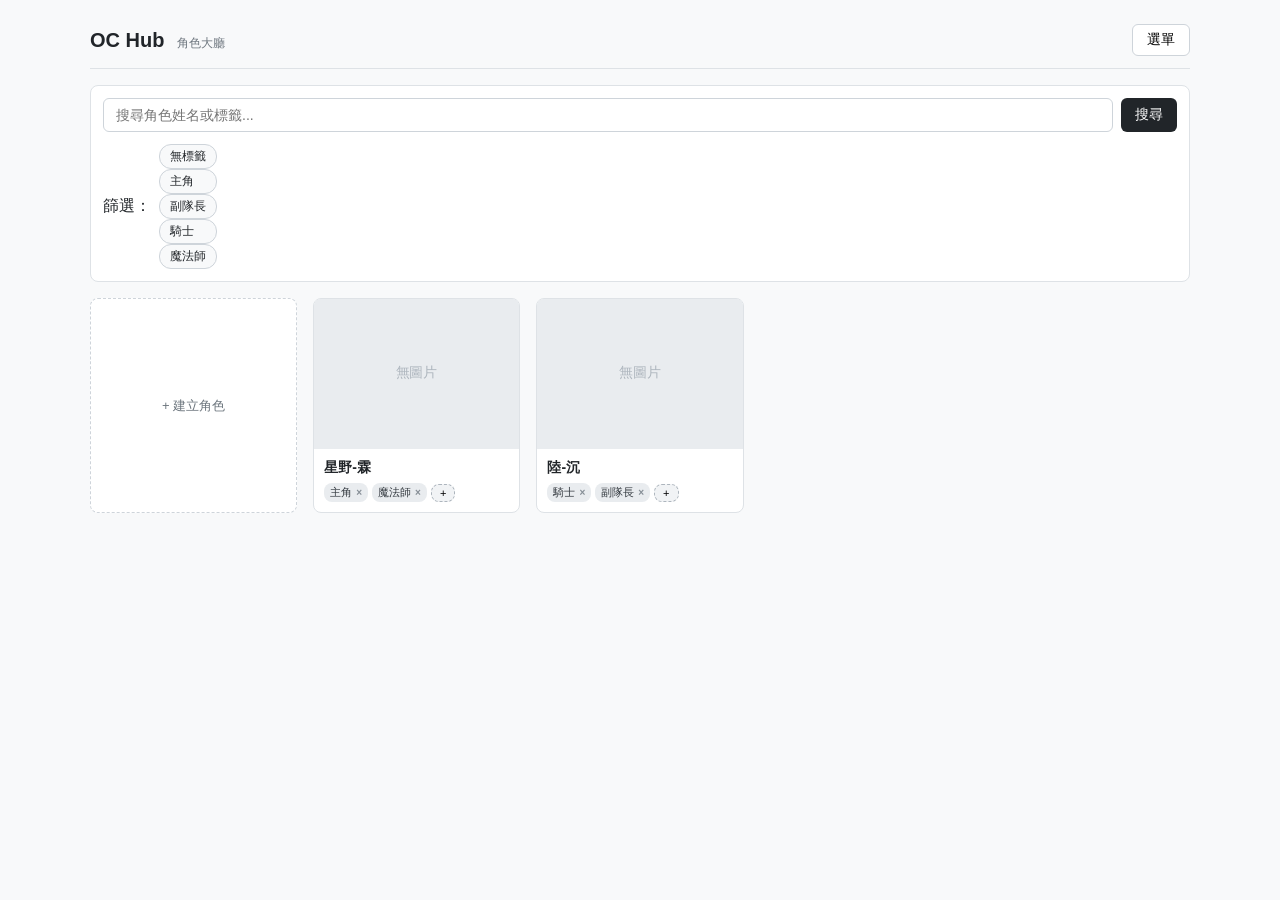
<file: index.html>
<!DOCTYPE html>
<html lang="zh-TW">

<head>
    <meta charset="UTF-8">
    <meta name="viewport" content="width=device-width, initial-scale=1.0">
    <title>OC Hub - 角色大廳</title>
    <link rel="stylesheet" href="style.css">
</head>

<body>
    <div class="app-container">

        <header class="main-header">
            <div class="brand">
                <h1>OC Hub</h1>
                <span class="subtitle">角色大廳</span>
            </div>

            <div class="menu-dropdown-container">
                <button class="menu-btn" onclick="toggleMenu()">選單</button>

                <div id="dropdownMenu" class="dropdown-content">
                    <a href="index.html">角色大廳</a>
                    <a href="matrix.html">雙軸座標圖</a>
                    <a href="relation.html">角色關係圖</a>
                    <a href="radar.html">能力雷達圖</a>
                    <a href="#" onclick="resetToDefaultData(); return false;"
                        style="color:#dc3545; border-top:1px solid #eee;">
                        🔄 重置為開頁預設值
                    </a>
                </div>
            </div>
        </header>

        <section class="toolbar">
            <div class="search-box">
                <input type="text" id="searchInput" placeholder="搜尋角色姓名或標籤..."
                    onkeydown="if(event.key==='Enter') renderHall()">
                <button class="btn btn-search" onclick="renderHall()">搜尋</button>
            </div>

            <div class="tags-filter-bar">
                <span class="filter-label">篩選：</span>
                <div id="tagFilterList" class="tag-filter-list"></div>
            </div>
        </section>

        <section class="card-grid" id="characterGrid"></section>

    </div>

    <template id="characterCardTemplate">
        <div class="card">

            <div class="card-avatar-wrapper">
                <img class="card-avatar" alt="頭像">
            </div>

            <div class="card-body">

                <div class="card-title"></div>

                <div class="card-tags">
                    <div class="tag-add-btn-wrapper" onclick="event.stopPropagation();">
                        <button class="tag-add-btn">+</button>

                        <div class="tag-select-menu">
                            <input type="text" placeholder="搜尋或輸入新標籤..." class="tag-menu-input">

                            <div class="tag-options-list"></div>
                        </div>
                    </div>
                </div>

            </div>
        </div>
    </template>

    <script src="shared.js"></script>
    <script src="hall.js"></script>
</body>

</html>
</file>
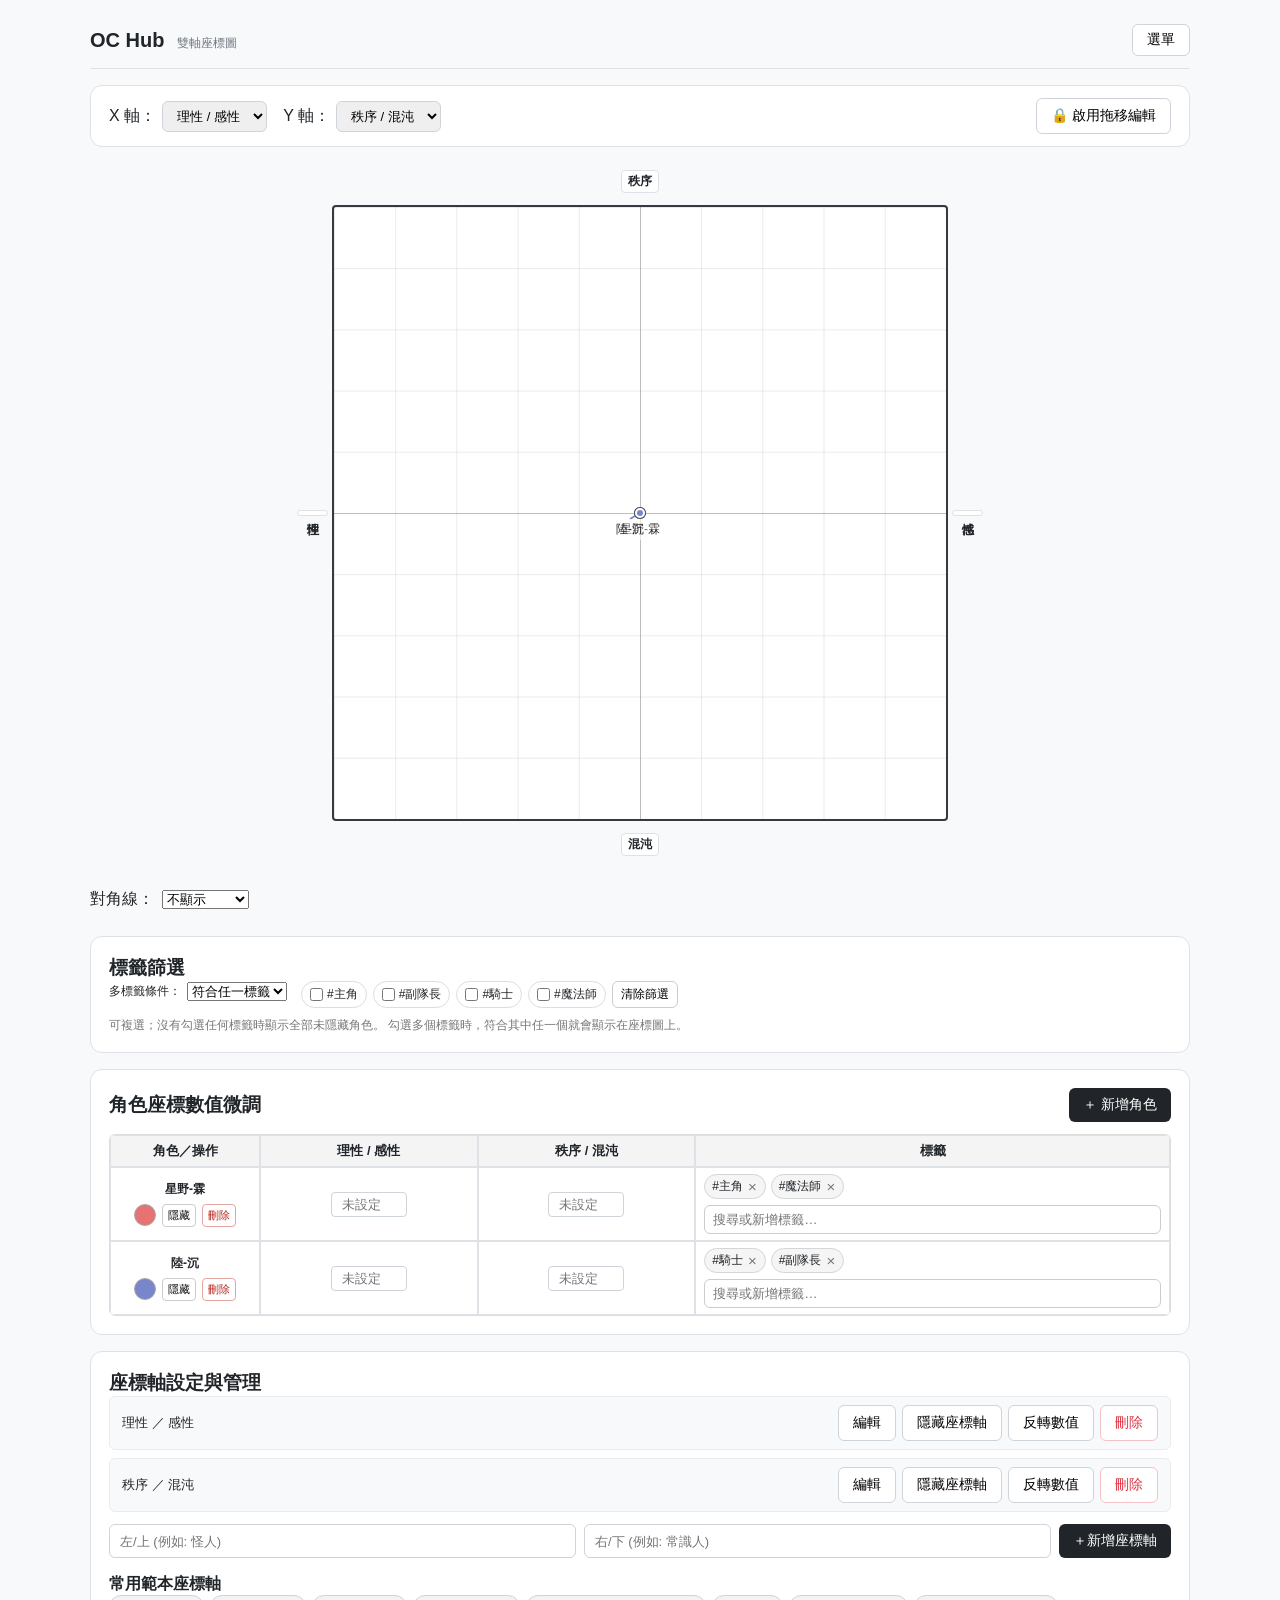
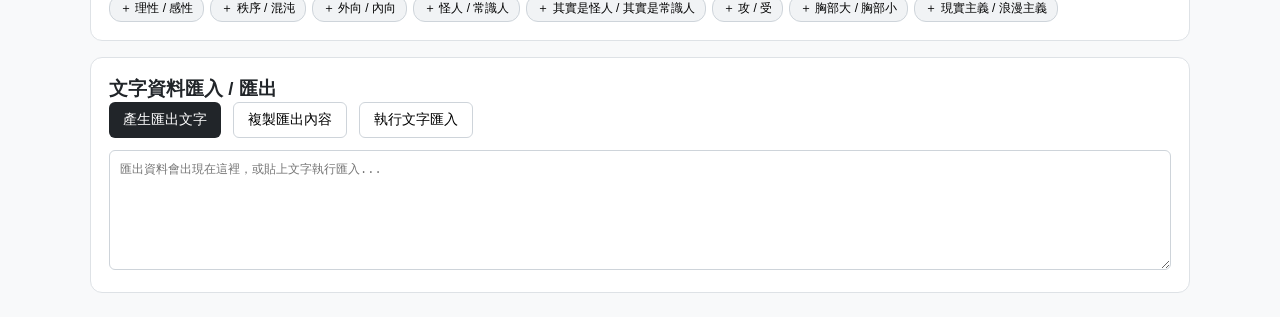
<file: matrix.html>
<!DOCTYPE html>
<html lang="zh-TW">

<head>
    <meta charset="UTF-8">
    <meta name="viewport" content="width=device-width, initial-scale=1.0">
    <title>OC Hub - 雙軸座標圖</title>
    <link rel="stylesheet" href="style.css">
</head>

<body>
    <div class="app-container">

        <header class="main-header">
            <div class="brand">
                <h1>OC Hub</h1>
                <span class="subtitle">雙軸座標圖</span>
            </div>

            <div class="menu-dropdown-container">
                <button class="menu-btn" onclick="toggleMenu()">選單</button>

                <div id="dropdownMenu" class="dropdown-content">
                    <a href="index.html">角色大廳</a>
                    <a href="matrix.html">雙軸座標圖</a>
                    <a href="relation.html">角色關係圖</a>
                    <a href="radar.html">能力雷達圖</a>

                    <a href="#" onclick="resetToDefaultData(); return false;"
                        style="color:#dc3545; border-top:1px solid #eee;">
                        🔄 重置為開頁預設值
                    </a>
                </div>
            </div>
        </header>

        <div class="matrix-layout">

            <div class="matrix-top-bar">

                <div class="matrix-axis-selects">

                    <div class="axis-select-group">
                        <label>X 軸：</label>
                        <select id="matrixXAxisSelect" onchange="changeMatrixAxis('x', this.value)"></select>
                    </div>

                    <div class="axis-select-group">
                        <label>Y 軸：</label>
                        <select id="matrixYAxisSelect" onchange="changeMatrixAxis('y', this.value)"></select>
                    </div>

                </div>

                <button id="dragLockBtn" class="btn" onclick="toggleMatrixDragLock()">
                    🔒 啟用拖移編輯
                </button>

            </div>

            <div class="chart-area">

                <div class="chart-wrapper">

                    <div class="axis-label axis-top" id="topLabel">
                        上
                    </div>

                    <div class="axis-label axis-bottom" id="bottomLabel">
                        下
                    </div>

                    <div class="axis-label axis-left" id="leftLabel">
                        左
                    </div>

                    <div class="axis-label axis-right" id="rightLabel">
                        右
                    </div>

                    <div class="chart" id="chartCanvas"></div>

                </div>

            </div>
            <div class="matrix-section-card" id="matrixTagFilterPanel">
                <h3>標籤篩選</h3>
                <div id="matrixTagFilterList" class="matrix-tag-list"></div>
                <p class="matrix-filter-hint">
                    可複選；沒有勾選任何標籤時顯示全部未隱藏角色。
                    勾選多個標籤時，符合其中任一個就會顯示在座標圖上。
                </p>
            </div>
            <div class="matrix-section-card">

                <div class="matrix-card-header">
                    <h3>角色座標數值微調</h3>

                    <button class="btn btn-search" onclick="addCharacterFromMatrix()">
                        ＋ 新增角色
                    </button>
                </div>

                <div class="table-wrapper matrix-table-scroll-wrapper">
                    <table class="character-table">
                        <thead>
                            <tr id="matrixTableHead"></tr>
                        </thead>
                        <tbody id="matrixTableBody"></tbody>
                    </table>
                </div>

            </div>

            <div class="matrix-section-card">

                <h3>座標軸設定與管理</h3>

                <div id="matrixAxisList" class="matrix-axis-list"></div>

                <div class="axis-add-row">

                    <input id="newAxisLeftInput" type="text" placeholder="左/上 (例如: 怪人)">

                    <input id="newAxisRightInput" type="text" placeholder="右/下 (例如: 常識人)">

                    <button class="btn btn-search" type="button" onclick="addNewAxisFromInput()">
                        ＋新增座標軸
                    </button>

                </div>

                <h4 style="margin-top:16px;">
                    常用範本座標軸
                </h4>

                <div id="commonAxesList" class="common-axes-tags"></div>

            </div>

            <div class="matrix-section-card">

                <h3>文字資料匯入 / 匯出</h3>

                <div style="
            display:flex;
            gap:12px;
            margin-bottom:12px;
            flex-wrap:wrap;
          ">

                    <button class="btn btn-search" onclick="generateExportText()">
                        產生匯出文字
                    </button>

                    <button class="btn" onclick="copyExportText()">
                        複製匯出內容
                    </button>

                    <button class="btn" onclick="importDataFromText()">
                        執行文字匯入
                    </button>

                </div>

                <textarea id="matrixIOTextarea" placeholder="匯出資料會出現在這裡，或貼上文字執行匯入..."></textarea>

            </div>

        </div>
    </div>

    <script src="shared.js"></script>
    <script src="matrix.js"></script>
</body>

</html>
</file>
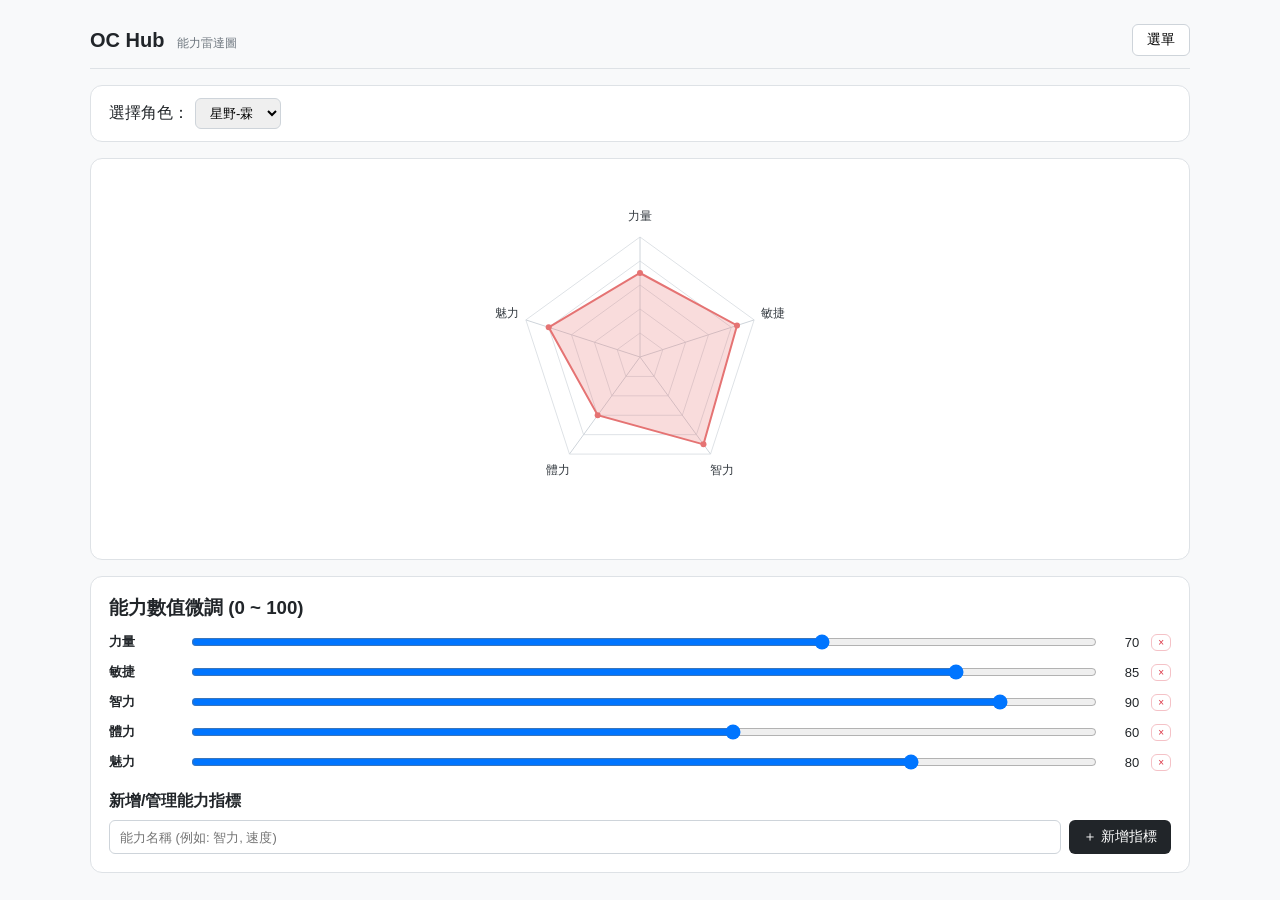
<file: radar.html>
<!DOCTYPE html>
<html lang="zh-TW">

<head>
    <meta charset="UTF-8">
    <meta name="viewport" content="width=device-width, initial-scale=1.0">
    <title>OC Hub - 能力雷達圖</title>
    <link rel="stylesheet" href="style.css">
</head>

<body>
    <div class="app-container">

        <header class="main-header">

            <div class="brand">
                <h1>OC Hub</h1>
                <span class="subtitle">能力雷達圖</span>
            </div>

            <div class="menu-dropdown-container">

                <button class="menu-btn" onclick="toggleMenu()">
                    選單
                </button>

                <div id="dropdownMenu" class="dropdown-content">
                    <a href="index.html">
                        角色大廳
                    </a>

                    <a href="matrix.html">
                        雙軸座標圖
                    </a>

                    <a href="relation.html">
                        角色關係圖
                    </a>

                    <a href="radar.html">
                        能力雷達圖
                    </a>

                    <a href="#" onclick="resetToDefaultData(); return false;"
                        style="color:#dc3545; border-top:1px solid #eee;">
                        🔄 重置為開頁預設值
                    </a>
                </div>

            </div>

        </header>

        <div class="matrix-layout">

            <div class="matrix-top-bar">

                <div class="axis-select-group">

                    <label>
                        選擇角色：
                    </label>

                    <select id="radarCharSelect" onchange="changeRadarCharacter(this.value)"></select>

                </div>

            </div>

            <div class="matrix-section-card" style="text-align:center;">

                <canvas id="radarCanvas" width="360" height="360" style="max-width:100%;"></canvas>

            </div>

            <div class="matrix-section-card">

                <h3>
                    能力數值微調 (0 ~ 100)
                </h3>

                <div id="radarSlidersContainer" style="
            display:flex;
            flex-direction:column;
            gap:12px;
            margin-top:12px;
          "></div>

                <h4 style="
            margin-top:20px;
            margin-bottom:8px;
          ">
                    新增/管理能力指標
                </h4>

                <div class="axis-add-row">

                    <input type="text" id="newStatInput" placeholder="能力名稱 (例如: 智力, 速度)">

                    <button class="btn btn-search" onclick="addRadarStat()">
                        ＋ 新增指標
                    </button>

                </div>

            </div>

        </div>

    </div>

    <script src="shared.js"></script>
    <script src="radar.js"></script>
</body>

</html>
</file>
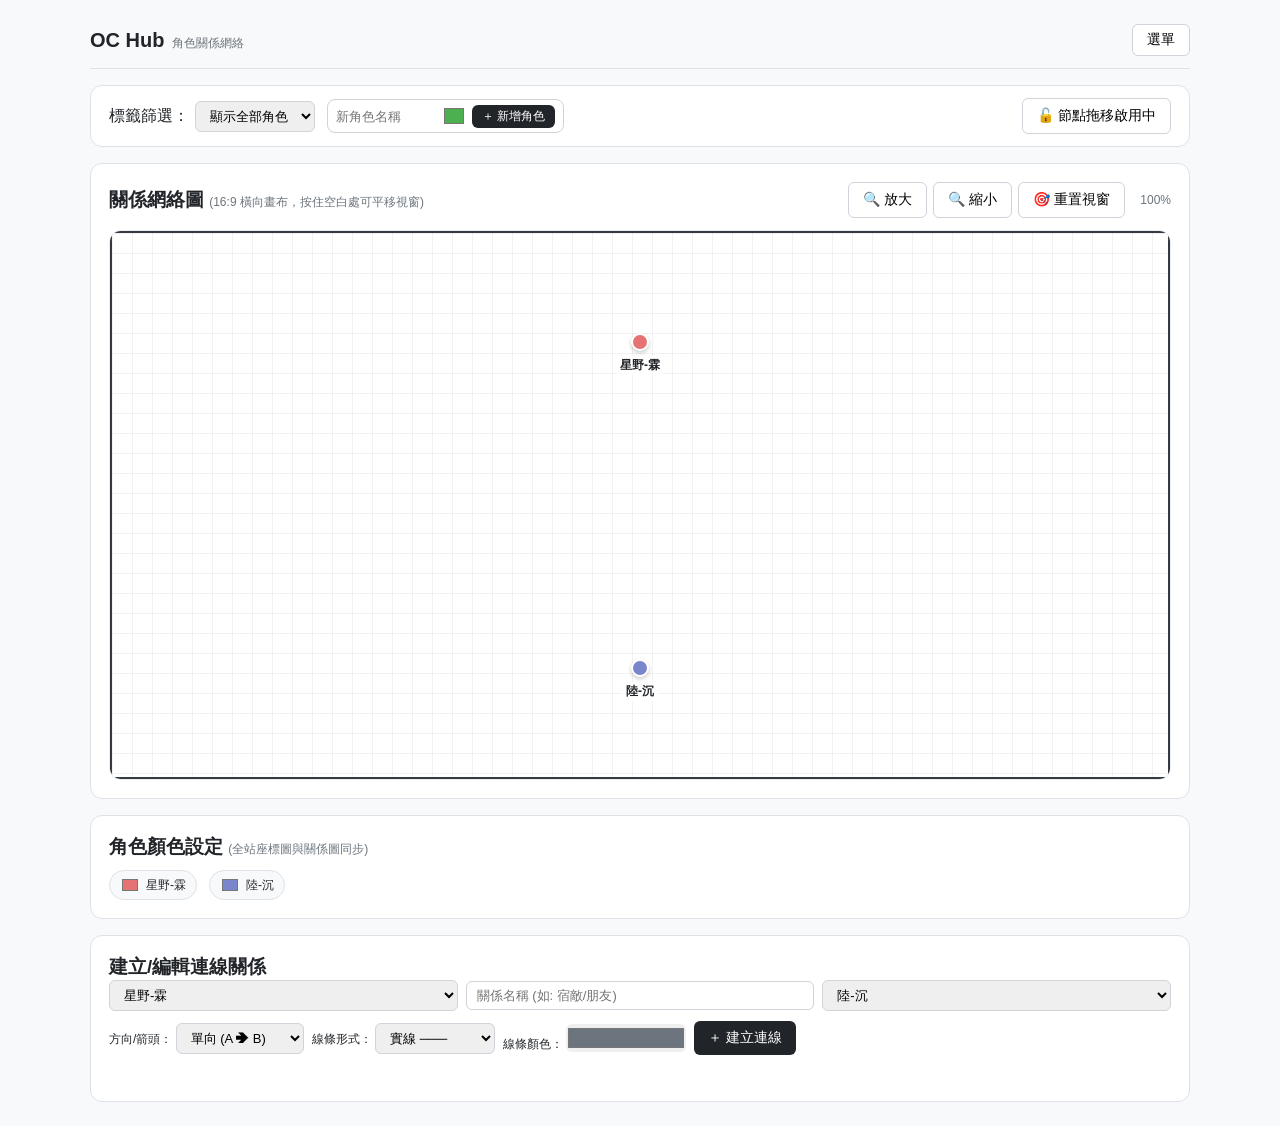
<file: relation.html>
<!DOCTYPE html>
<html lang="zh-TW">

<head>
    <meta charset="UTF-8">
    <meta name="viewport" content="width=device-width, initial-scale=1.0">
    <title>OC Hub - 角色關係圖</title>
    <link rel="stylesheet" href="style.css">
</head>

<body>
    <div class="app-container">
        <header class="main-header">
            <div class="brand">
                <h1>OC Hub</h1><span class="subtitle">角色關係網絡</span>
            </div>
            <div class="menu-dropdown-container">
                <button class="menu-btn" onclick="toggleMenu()">選單</button>
                <div id="dropdownMenu" class="dropdown-content">
                    <a href="index.html">角色大廳</a>
                    <a href="matrix.html">雙軸座標圖</a>
                    <a href="relation.html">角色關係圖</a>
                    <a href="radar.html">能力雷達圖</a>
                    <a href="#" onclick="resetToDefaultData()" style="color:#dc3545; border-top:1px solid #eee;">🔄
                        重置為開頁預設值</a>
                </div>
            </div>
        </header>
        <div class="matrix-layout">
            <!-- 控制與內嵌新增列 -->
            <div class="matrix-top-bar"
                style="flex-wrap: wrap; gap: 12px; align-items: center; justify-content: space-between;">
                <div style="display:flex; gap:12px; align-items:center; flex-wrap:wrap;">
                    <div class="axis-select-group">
                        <label>標籤篩選：</label>
                        <select id="tagFilterSelect" onchange="filterRelationView()">
                            <option value="ALL">顯示全部角色</option>
                        </select>
                    </div>

                    <!-- 內嵌新增角色區塊 (不使用跳窗) -->
                    <div
                        style="display:flex; align-items:center; gap:6px; background:#fff; padding:4px 8px; border-radius:8px; border:1px solid #ced4da;">
                        <input type="text" id="inlineCharNameInput" placeholder="新角色名稱"
                            style="border:none; outline:none; font-size:13px; width:100px;">
                        <input type="color" id="inlineCharColorInput" value="#4CAF50"
                            style="width:24px; height:24px; border:none; background:none; cursor:pointer;">
                        <button class="btn btn-search" style="padding:3px 10px; font-size:12px;"
                            onclick="addCharacterInline()">＋ 新增角色</button>
                    </div>
                </div>

                <div style="display:flex; gap:8px;">
                    <button id="dragLockBtn" class="btn" onclick="toggleRelationDragLock()">🔓 節點拖移啟用中</button>
                </div>
            </div>

            <!-- 關係圖畫布區塊 (橫向長方形 16:9，強制限制於容器內) -->
            <div class="matrix-section-card">
                <div style="display:flex; justify-content:space-between; align-items:center; margin-bottom:12px;">
                    <h3>關係網絡圖 <span style="font-size:12px; font-weight:normal; color:#6c757d;">(16:9
                            橫向畫布，按住空白處可平移視窗)</span></h3>
                    <div style="display:flex; align-items:center; gap:6px;">
                        <button class="btn" onclick="zoomRelation(0.15)">🔍 放大</button>
                        <button class="btn" onclick="zoomRelation(-0.15)">🔍 縮小</button>
                        <button class="btn" onclick="resetRelationViewTransform()">🎯 重置視窗</button>
                        <span id="zoomLevelText"
                            style="font-size:12px; color:#6c757d; min-width:40px; text-align:right;">100%</span>
                    </div>
                </div>

                <!-- 外層檢視視窗 -->
                <div class="chart-area" id="panViewport"
                    style="width:100%; max-height:550px; aspect-ratio: 16 / 9; position: relative; overflow: hidden; cursor: grab; border: 1px solid #e9ecef; border-radius: 12px; background-color:#fff;">
                    <div class="chart relation-canvas-bg" id="zoomContainer"
                        style="transform-origin: center center; position: absolute; width: 100%; height: 100%; top:0; left:0;">
                        <div id="relationCanvas" style="width: 100%; height: 100%; position: relative;"></div>
                    </div>
                </div>
            </div>

            <!-- 角色代表色全域設定 -->
            <div class="matrix-section-card">
                <h3>角色顏色設定 <span style="font-size:12px; font-weight:normal; color:#6c757d;">(全站座標圖與關係圖同步)</span></h3>
                <div id="characterColorList" style="display:flex; flex-wrap:wrap; gap:12px; margin-top:10px;"></div>
            </div>

            <!-- 建立與編輯關係面板 -->
            <div class="matrix-section-card">
                <h3 id="relationFormTitle">建立/編輯連線關係</h3>
                <input type="hidden" id="editingRelId" value="">

                <div class="relation-form-row" style="margin-bottom: 10px;">
                    <select id="relFromSelect"></select>
                    <input type="text" id="relLabelInput" placeholder="關係名稱 (如: 宿敵/朋友)">
                    <select id="relToSelect"></select>
                </div>

                <div class="relation-form-row">
                    <label style="font-size:12px;">方向/箭頭：
                        <select id="relArrowSelect">
                            <option value="forward">單向 (A ➔ B)</option>
                            <option value="both">雙向 (A ⇄ B)</option>
                            <option value="none">無箭頭 (A ─ B)</option>
                        </select>
                    </label>

                    <label style="font-size:12px;">線條形式：
                        <select id="relStyleSelect">
                            <option value="solid">實線 ───</option>
                            <option value="dashed">虛線 ╌╌╌</option>
                            <option value="dotted">點線 ┈┈┈</option>
                        </select>
                    </label>

                    <label style="font-size:12px;">線條顏色：
                        <input type="color" id="relColorInput" value="#6c757d"
                            style="width:40px; height:28px; padding:0; border:none; cursor:pointer;">
                    </label>

                    <button id="saveRelBtn" class="btn btn-search" onclick="saveRelation()">＋ 建立連線</button>
                    <button id="cancelEditBtn" class="btn" onclick="resetRelationForm()"
                        style="display:none;">取消編輯</button>
                </div>

                <div id="relationList" class="matrix-axis-list" style="margin-top:16px;"></div>
            </div>
        </div>

    </div>
    <script src="shared.js"></script>
    <script src="relation.js"></script>
</body>

</html>
</file>
<file: style.css>
* {
    box-sizing: border-box;
    margin: 0;
    padding: 0;
    font-family: -apple-system, BlinkMacSystemFont, "Segoe UI", Roboto, sans-serif;
}

body {
    background-color: #f8f9fa;
    color: #212529;
    padding: 12px;
}

@media (min-width: 768px) {
    body {
        padding: 24px;
    }
}

.app-container {
    max-width: 1100px;
    margin: 0 auto;
}

/* =========================
   Header
========================= */

.main-header {
    display: flex;
    justify-content: space-between;
    align-items: center;
    border-bottom: 1px solid #dee2e6;
    padding-bottom: 12px;
    margin-bottom: 16px;
}

.brand h1 {
    font-size: 20px;
    display: inline-block;
    margin-right: 8px;
}

.brand .subtitle {
    font-size: 12px;
    color: #6c757d;
}

.menu-dropdown-container {
    position: relative;
}

.menu-btn {
    background: #ffffff;
    border: 1px solid #ced4da;
    padding: 6px 14px;
    border-radius: 6px;
    cursor: pointer;
    font-size: 14px;
}

.dropdown-content {
    display: none;
    position: absolute;
    right: 0;
    top: 100%;
    margin-top: 4px;
    background-color: #ffffff;
    min-width: 140px;
    box-shadow: 0 4px 12px rgba(0, 0, 0, 0.1);
    border: 1px solid #dee2e6;
    border-radius: 6px;
    z-index: 1000;
}

.dropdown-content a {
    color: #212529;
    padding: 10px 16px;
    text-decoration: none;
    display: block;
    font-size: 14px;
}

.dropdown-content a:hover {
    background-color: #f1f3f5;
}

.dropdown-content.show {
    display: block;
}

/* =========================
   Buttons
========================= */

.btn {
    padding: 8px 14px;
    border: 1px solid #ced4da;
    background: #ffffff;
    border-radius: 6px;
    cursor: pointer;
    font-size: 14px;
}

.btn-search {
    background: #212529;
    color: #ffffff;
    border: none;
}

.btn-danger {
    color: #dc3545;
    border-color: #f5c2c7;
}

.btn-danger:hover {
    background-color: #f8d7da;
}

/* =========================
   大廳
========================= */

.toolbar {
    background: #ffffff;
    border: 1px solid #dee2e6;
    border-radius: 8px;
    padding: 12px;
    margin-bottom: 16px;
}

.search-box {
    display: flex;
    gap: 8px;
    margin-bottom: 12px;
}

.search-box input {
    flex: 1;
    padding: 8px 12px;
    border: 1px solid #ced4da;
    border-radius: 6px;
    font-size: 14px;
}

.tags-filter-bar {
    display: flex;
    align-items: center;
    gap: 8px;
    flex-wrap: wrap;
}

.filter-tag-chip {
    padding: 3px 10px;
    font-size: 12px;
    border-radius: 12px;
    border: 1px solid #ced4da;
    background: #f8f9fa;
    cursor: pointer;
    user-select: none;
}

.filter-tag-chip.selected {
    background: #212529;
    color: #ffffff;
    border-color: #212529;
}

/* =========================
   角色卡片
========================= */

.card-grid {
    display: grid;
    grid-template-columns: repeat(auto-fill, minmax(150px, 1fr));
    gap: 12px;
}

@media (min-width: 768px) {
    .card-grid {
        grid-template-columns: repeat(auto-fill, minmax(180px, 1fr));
        gap: 16px;
    }
}

.card {
    background: #ffffff;
    border: 1px solid #dee2e6;
    border-radius: 8px;
    overflow: hidden;
    cursor: pointer;
    display: flex;
    flex-direction: column;
}

.card-add {
    display: flex;
    align-items: center;
    justify-content: center;
    min-height: 200px;
    border: 1.5px dashed #ced4da;
    color: #6c757d;
    font-size: 13px;
}

.card-avatar-wrapper {
    width: 100%;
    height: 150px;
    background-color: #e9ecef;
}

.card-avatar {
    width: 100%;
    height: 100%;
    object-fit: cover;
}

.card-body {
    padding: 10px;
    flex: 1;
    display: flex;
    flex-direction: column;
    justify-content: space-between;
}

.card-title {
    font-size: 14px;
    font-weight: 600;
    margin-bottom: 6px;
}

.card-tags {
    display: flex;
    flex-wrap: wrap;
    gap: 4px;
    align-items: center;
}

.tag-badge {
    background-color: #e9ecef;
    color: #343a40;
    font-size: 11px;
    padding: 2px 6px;
    border-radius: 8px;
    display: inline-flex;
    align-items: center;
    gap: 4px;
}

.tag-badge .remove-tag-btn {
    font-size: 10px;
    color: #868e96;
    cursor: pointer;
    font-weight: bold;
}

.tag-add-btn-wrapper {
    position: relative;
    display: inline-block;
}

.tag-add-btn {
    background: #f1f3f5;
    border: 1px dashed #adb5bd;
    font-size: 11px;
    padding: 2px 8px;
    border-radius: 8px;
    cursor: pointer;
}

.tag-select-menu {
    display: none;
    position: fixed;
    top: 60px;
    left: 50%;
    transform: translateX(-50%);
    width: 90%;
    max-width: 320px;
    background: #ffffff;
    border: 1px solid #ced4da;
    border-radius: 8px;
    padding: 12px;
    z-index: 10000;
    box-shadow: 0 8px 24px rgba(0, 0, 0, 0.2);
}

.tag-select-menu.show {
    display: block;
}

.tag-select-menu input {
    width: 100%;
    padding: 8px 10px;
    font-size: 13px;
    border: 1px solid #ced4da;
    border-radius: 6px;
    margin-bottom: 8px;
}

.tag-options-list {
    max-height: 160px;
    overflow-y: auto;
}

.tag-option-item {
    font-size: 13px;
    padding: 6px 10px;
    cursor: pointer;
    border-radius: 4px;
}

.tag-option-item:hover {
    background-color: #f1f3f5;
}

/* =========================
   詳情頁
========================= */

.detail-poster-container {
    max-width: 960px;
    margin: 0 auto;
    background: #ffffff;
    border: 1px solid #e9ecef;
    border-radius: 16px;
    padding: 24px;
}

.poster-top-bar {
    display: flex;
    justify-content: space-between;
    align-items: center;
    border-bottom: 1px solid #f1f3f5;
    padding-bottom: 14px;
    margin-bottom: 24px;
}

.poster-mode-badge {
    font-size: 12px;
    padding: 4px 10px;
    border-radius: 12px;
    background-color: #e9ecef;
    color: #495057;
    font-weight: 600;
}

.poster-mode-badge.editing {
    background-color: #212529;
    color: #ffffff;
}

.poster-grid {
    display: flex;
    flex-direction: column-reverse;
    gap: 24px;
}

@media (min-width: 768px) {
    .poster-grid {
        display: grid;
        grid-template-columns: 1fr 340px;
        gap: 32px;
    }
}

.poster-left-panel {
    display: flex;
    flex-direction: column;
    gap: 20px;
}

.poster-header-group {
    display: flex;
    align-items: center;
    gap: 16px;
}

.poster-avatar-box {
    width: 96px;
    height: 96px;
    border-radius: 12px;
    overflow: hidden;
    background-color: #f1f3f5;
    border: 1px solid #dee2e6;
    flex-shrink: 0;
    position: relative;
}

.poster-avatar-img {
    width: 100%;
    height: 100%;
    object-fit: cover;
}

.editable-field {
    transition: all 0.2s;
    border: 1px solid transparent;
    border-radius: 6px;
    padding: 2px 6px;
}

.is-editing .editable-field {
    border-color: #ced4da;
    background-color: #f8f9fa;
    cursor: text;
}

.is-editing .editable-field:focus {
    border-color: #212529;
    background-color: #ffffff;
    outline: none;
}

.poster-name-input {
    font-size: 28px;
    font-weight: 800;
    color: #212529;
    width: 100%;
    border: none;
    background: transparent;
}

.poster-quote-input {
    font-size: 15px;
    font-style: italic;
    color: #343a40;
    width: 100%;
    border: none;
    background: transparent;
}

.poster-bio-textarea {
    font-size: 14px;
    line-height: 1.6;
    color: #495057;
    width: 100%;
    border: none;
    background: transparent;
    resize: vertical;
    min-height: 120px;
}

.poster-section-block {
    background-color: #f8f9fa;
    border-left: 3px solid #212529;
    padding: 12px 16px;
    border-radius: 0 8px 8px 0;
}

.poster-section-label {
    font-size: 11px;
    font-weight: 700;
    color: #868e96;
    text-transform: uppercase;
    margin-bottom: 4px;
}

.poster-right-panel {
    display: flex;
    flex-direction: column;
    align-items: center;
    position: relative;
}

.poster-fullbody-box {
    width: 100%;
    max-height: 520px;
    border-radius: 12px;
    overflow: hidden;
    background-color: #f8f9fa;
    border: 1px solid #e9ecef;
    box-shadow: 0 8px 24px rgba(0, 0, 0, 0.08);
    position: relative;
}

.poster-fullbody-img {
    width: 100%;
    height: 100%;
    object-fit: contain;
}

/* =========================
   座標圖
========================= */

.matrix-layout {
    display: flex;
    flex-direction: column;
    gap: 16px;
}

.matrix-section-card {
    background: #ffffff;
    border: 1px solid #dee2e6;
    border-radius: 12px;
    padding: 18px;
}

.matrix-card-header {
    display: flex;
    justify-content: space-between;
    align-items: center;
    margin-bottom: 12px;
}

.matrix-top-bar {
    display: flex;
    justify-content: space-between;
    align-items: center;
    background: #ffffff;
    border: 1px solid #dee2e6;
    border-radius: 12px;
    padding: 12px 18px;
    flex-wrap: wrap;
    gap: 12px;
}

.matrix-axis-selects {
    display: flex;
    gap: 16px;
    flex: 1;
    flex-wrap: wrap;
}

.axis-select-group {
    display: flex;
    align-items: center;
    gap: 6px;
}

.axis-select-group select {
    padding: 6px 10px;
    border: 1px solid #ced4da;
    border-radius: 6px;
    font-size: 13px;
}

.chart-area {
    width: min(700px, 100%);
    margin: 0 auto;
}

.chart-wrapper {
    position: relative;
    width: 100%;
    aspect-ratio: 1 / 1;
}

.chart {
    position: absolute;
    left: 6%;
    right: 6%;
    top: 6%;
    bottom: 6%;
    border: 2px solid #343a40;
    background-color: #ffffff;
    background-image:
        linear-gradient(to right, rgba(0, 0, 0, 0.08) 1px, transparent 1px),
        linear-gradient(to bottom, rgba(0, 0, 0, 0.08) 1px, transparent 1px);
    background-size: 10% 10%;
    border-radius: 4px;
    touch-action: none;
}

.chart::before {
    content: "";
    position: absolute;
    left: 50%;
    top: 0;
    width: 1px;
    height: 100%;
    background: rgba(0, 0, 0, 0.2);
}

.chart::after {
    content: "";
    position: absolute;
    top: 50%;
    left: 0;
    width: 100%;
    height: 1px;
    background: rgba(0, 0, 0, 0.2);
}

.axis-label {
    position: absolute;
    font-weight: bold;
    font-size: 12px;
    white-space: nowrap;
    z-index: 4;
    background: #ffffff;
    padding: 2px 6px;
    border-radius: 4px;
    border: 1px solid #dee2e6;
}

.axis-top {
    top: 1%;
    left: 50%;
    transform: translateX(-50%);
}

.axis-bottom {
    bottom: 1%;
    left: 50%;
    transform: translateX(-50%);
}

.axis-left {
    left: 1%;
    top: 50%;
    transform: translateY(-50%);
    writing-mode: vertical-rl;
}

.axis-right {
    right: 1%;
    top: 50%;
    transform: translateY(-50%);
    writing-mode: vertical-rl;
}

.character-dot {
    position: absolute;
    width: 12px;
    height: 12px;
    border-radius: 50%;
    border: 2px solid #ffffff;
    box-shadow: 0 1px 4px rgba(0, 0, 0, 0.35);
    transform: translate(-50%, -50%);
    z-index: 10;
}

.character-dot.draggable {
    cursor: grab;
}

.character-dot.draggable:active {
    cursor: grabbing;
}

.character-name-label {
    position: absolute;
    white-space: nowrap;
    font-size: 11px;
    font-weight: 500;
    z-index: 11;
    background: rgba(255, 255, 255, 0.92);
    padding: 1px 4px;
    border-radius: 4px;
    pointer-events: none;
    transform: translate(-50%, 0);
}

.table-wrapper {
    overflow-x: auto;
    max-height: 320px;
}

.character-table {
    width: 100%;
    border-collapse: collapse;
    font-size: 13px;
    text-align: center;
}

.character-table th,
.character-table td {
    border: 1px solid #dee2e6;
    padding: 6px 8px;
    white-space: nowrap;
}

.character-table thead th {
    background: #f8f9fa;
    position: sticky;
    top: 0;
    z-index: 2;
}

.character-table input[type="number"] {
    width: 55px;
    padding: 4px;
    border: 1px solid #ced4da;
    border-radius: 4px;
    text-align: center;
}

.matrix-axis-list {
    display: flex;
    flex-direction: column;
    gap: 8px;
    margin-bottom: 12px;
}

.matrix-axis-item {
    display: flex;
    justify-content: space-between;
    align-items: center;
    background: #f8f9fa;
    padding: 8px 12px;
    border-radius: 6px;
    font-size: 13px;
    border: 1px solid #e9ecef;
}

.axis-add-row {
    display: flex;
    gap: 8px;
    flex-wrap: wrap;
}

.axis-add-row input {
    flex: 1;
    min-width: 130px;
    padding: 6px 10px;
    border: 1px solid #ced4da;
    border-radius: 6px;
    font-size: 13px;
}

.common-axes-tags {
    display: flex;
    flex-wrap: wrap;
    gap: 6px;
}

.common-axis-btn {
    font-size: 12px;
    padding: 4px 10px;
    border-radius: 12px;
    background: #f1f3f5;
    border: 1px solid #ced4da;
    cursor: pointer;
}

textarea {
    width: 100%;
    min-height: 120px;
    padding: 10px;
    font-family: monospace;
    border: 1px solid #ced4da;
    border-radius: 6px;
    font-size: 12px;
}

/* =========================
   關係圖表單
========================= */

.relation-form-row {
    display: flex;
    gap: 8px;
    flex-wrap: wrap;
    align-items: center;
}

.relation-form-row select,
.relation-form-row input {
    padding: 6px 10px;
    border: 1px solid #ced4da;
    border-radius: 6px;
    font-size: 13px;
    flex: 1;
    min-width: 120px;
}

/* =========================
   關係圖背景
========================= */

.grid-bg-only {
    background-color: #ffffff;
    background-image:
        linear-gradient(to right, rgba(0, 0, 0, 0.05) 1px, transparent 1px),
        linear-gradient(to bottom, rgba(0, 0, 0, 0.05) 1px, transparent 1px);
    background-size: 20px 20px;
}

.relation-canvas-bg {
    background-color: #ffffff !important;
    background-image:
        linear-gradient(to right, rgba(0, 0, 0, 0.05) 1px, transparent 1px),
        linear-gradient(to bottom, rgba(0, 0, 0, 0.05) 1px, transparent 1px) !important;
    background-size: 20px 20px !important;
}

.relation-canvas-bg::before,
.relation-canvas-bg::after {
    display: none !important;
}

/* =========================
   關係圖文字
========================= */

.relation-label {
    pointer-events: none;
    user-select: none;
}

#relationCanvas {
    overflow: visible;
}

/* ===== 雙軸座標圖：標籤篩選 ===== */

#matrixTagFilterPanel {
    width: 100%;
}

.matrix-filter-hint {
    margin-top: 8px;
    color: #777;
    font-size: 12px;
    line-height: 1.5;
}

.matrix-tag-list {
    display: flex;
    flex-wrap: wrap;
    align-items: center;
    gap: 6px;
}

.matrix-tag-chip {
    display: inline-flex;
    align-items: center;
    gap: 4px;
    padding: 4px 8px;
    border: 1px solid #ddd;
    border-radius: 14px;
    font-size: 12px;
}

/* ===== 數值表：固定標題列與第一欄 ===== */

.table-wrapper.matrix-table-scroll-wrapper {
    width: 100%;
    max-width: 100%;
    max-height: 420px;
    overflow: auto;
    position: relative;
    isolation: isolate;
}

.matrix-table-scroll-wrapper .character-table {
    width: max-content;
    min-width: 100%;
    border-collapse: separate;
    border-spacing: 0;
}

.matrix-table-scroll-wrapper .character-table thead th {
    position: sticky;
    top: 0;
    z-index: 5;
    background: #f4f4f4;
}

.matrix-table-scroll-wrapper .character-table th:first-child,
.matrix-table-scroll-wrapper .character-table td:first-child {
    position: sticky;
    left: 0;
    z-index: 4;
    background: #fff;
}

.matrix-table-scroll-wrapper .character-table thead th:first-child {
    z-index: 7;
    background: #f4f4f4;
}

/* ===== 角色名稱欄：縮窄並精簡操作按鈕 ===== */

.matrix-character-column {
    width: 150px;
    min-width: 150px;
    max-width: 150px;
    white-space: normal !important;
    overflow-wrap: anywhere;
}

.matrix-character-name {
    display: block;
    margin-bottom: 4px;
    font-size: 12px;
}

.matrix-character-controls {
    display: flex;
    flex-wrap: wrap;
    align-items: center;
    gap: 4px;
    max-width: 140px;
}

.matrix-character-controls .matrix-admin-btn {
    padding: 3px 5px;
    font-size: 11px;
    line-height: 1.3;
    border-radius: 4px;
}

.matrix-custom-color {
    width: 24px;
    height: 22px;
    padding: 0;
    border: 1px solid #ddd;
    border-radius: 4px;
    background: #fff;
    cursor: pointer;
}

/* 預設色盤：小色塊，不佔用整行 */

.matrix-color-presets {
    display: grid;
    grid-template-columns: repeat(8, 12px);
    gap: 3px;
    width: max-content;
}

.matrix-color-swatch {
    width: 12px;
    height: 12px;
    padding: 0;
    border: 1px solid rgba(0, 0, 0, 0.2);
    border-radius: 50%;
    cursor: pointer;
}

.matrix-color-swatch:hover {
    outline: 2px solid #555;
    outline-offset: 1px;
}

.matrix-hidden-character td {
    color: #777;
}

.matrix-hidden-mark {
    display: inline-block;
    margin-top: 2px;
    color: #888;
    font-size: 10px;
}

/* 顏色選擇：點擊色塊才展開 */

.matrix-color-picker-wrap {
    position: relative;
    display: inline-flex;
    align-items: center;
}

.matrix-current-color {
    width: 22px;
    height: 22px;
    padding: 0;
    border: 1px solid #aaa;
    border-radius: 50%;
    cursor: pointer;
}

.matrix-color-popup {
    position: fixed;
    z-index: 99999;
    top: 26px;
    left: 0;
    width: 132px;
    padding: 8px;
    border: 1px solid #ddd;
    border-radius: 7px;
    background: #fff;
    box-shadow: 0 3px 10px rgba(0, 0, 0, 0.15);
}

.matrix-color-popup[hidden] {
    display: none !important;
}

.matrix-color-presets {
    display: grid;
    grid-template-columns: repeat(8, 12px);
    gap: 4px;
    width: max-content;
}

.matrix-color-swatch {
    width: 12px;
    height: 12px;
    padding: 0;
    border: 1px solid rgba(0, 0, 0, 0.2);
    border-radius: 50%;
    cursor: pointer;
}

.matrix-color-swatch:hover {
    outline: 2px solid #555;
    outline-offset: 1px;
}

.matrix-custom-color-label {
    display: flex;
    align-items: center;
    justify-content: space-between;
    gap: 6px;
    margin-top: 8px;
    font-size: 12px;
}

.matrix-custom-color {
    width: 26px;
    height: 22px;
    padding: 0;
    border: 1px solid #ddd;
    border-radius: 4px;
    cursor: pointer;
}

/* 角色操作按鈕縮小 */

.matrix-character-controls {
    display: flex;
    flex-wrap: wrap;
    align-items: center;
    gap: 4px;
    margin-top: 4px;
}

.matrix-character-controls .matrix-admin-btn {
    padding: 3px 5px;
    font-size: 11px;
    line-height: 1.3;
}

/* 表格最後的標籤欄 */

.matrix-tags-column {
    min-width: 180px;
}

.matrix-tags-input {
    width: 100%;
    min-width: 160px;
    box-sizing: border-box;
}

/* 標籤篩選模式選單 */

.matrix-tag-match-mode {
    display: inline-flex;
    align-items: center;
    flex-wrap: wrap;
    gap: 6px;
    margin-right: 8px;
    margin-bottom: 6px;
    font-size: 12px;
}

.matrix-tag-match-mode select {
    max-width: 160px;
}

.matrix-tags-select {
    display: block;
    width: 100%;
    min-width: 150px;
    margin-bottom: 5px;
    box-sizing: border-box;
}

.matrix-new-tag-row {
    display: flex;
    align-items: center;
    gap: 4px;
}

.matrix-new-tag-input {
    width: 100%;
    min-width: 0;
    box-sizing: border-box;
}

.matrix-new-tag-row .matrix-admin-btn {
    flex-shrink: 0;
}

.matrix-character-column {
    text-align: center;
    vertical-align: middle;
}

.matrix-character-controls {
    display: flex;
    flex-wrap: wrap;
    justify-content: center;
    align-items: center;
    gap: 6px;
    margin-top: 6px;
}

.matrix-color-picker-wrap {
    display: inline-flex;
    justify-content: center;
    align-items: center;
}

.matrix-axis-item {
    display: flex;
    flex-wrap: wrap;
    align-items: center;
    justify-content: space-between;
    gap: 8px;
}

.matrix-axis-name-editor {
    display: flex;
    flex: 1;
    align-items: center;
    gap: 6px;
    min-width: 220px;
}

.matrix-axis-name-editor input {
    width: 100%;
    min-width: 0;
    box-sizing: border-box;
}

.matrix-axis-buttons {
    display: flex;
    flex-wrap: wrap;
    gap: 6px;
}

/* 角色標籤膠囊 */
.matrix-selected-tags {
    display: flex;
    flex-wrap: wrap;
    gap: 5px;
    margin-bottom: 6px;
}

.matrix-edit-tag-chip {
    display: inline-flex;
    align-items: center;
    gap: 4px;
    max-width: 100%;
    padding: 3px 7px;
    border: 1px solid #d5d5d5;
    border-radius: 999px;
    background: #f5f5f5;
    font-size: 12px;
    overflow-wrap: anywhere;
}

.matrix-remove-tag {
    border: 0;
    padding: 0 1px;
    background: transparent;
    color: #777;
    font-size: 15px;
    line-height: 1;
    cursor: pointer;
}

.matrix-remove-tag:hover {
    color: #b42318;
}

.matrix-tag-picker {
    position: relative;
    min-width: 130px;
}

.matrix-tag-search {
    width: 100%;
    min-width: 0;
    box-sizing: border-box;
    padding: 6px 8px;
    border: 1px solid #ccc;
    border-radius: 6px;
    background: #fff;
}

.matrix-tag-dropdown {
    position: absolute;
    top: calc(100% + 3px);
    left: 0;
    right: 0;
    z-index: 100;
    max-height: 180px;
    overflow-y: auto;
    border: 1px solid #ddd;
    border-radius: 6px;
    background: #fff;
    box-shadow: 0 4px 12px rgba(0, 0, 0, 0.12);
}

.matrix-tag-dropdown[hidden] {
    display: none;
}

.matrix-tag-option {
    display: block;
    width: 100%;
    padding: 7px 9px;
    border: 0;
    background: #fff;
    text-align: left;
    font-size: 12px;
    cursor: pointer;
}

.matrix-tag-option:hover {
    background: #f0f0f0;
}

.matrix-tag-create {
    border-top: 1px solid #eee;
    color: #2563a6;
}

.matrix-tag-empty {
    padding: 8px;
    color: #777;
    font-size: 12px;
}
</file>
